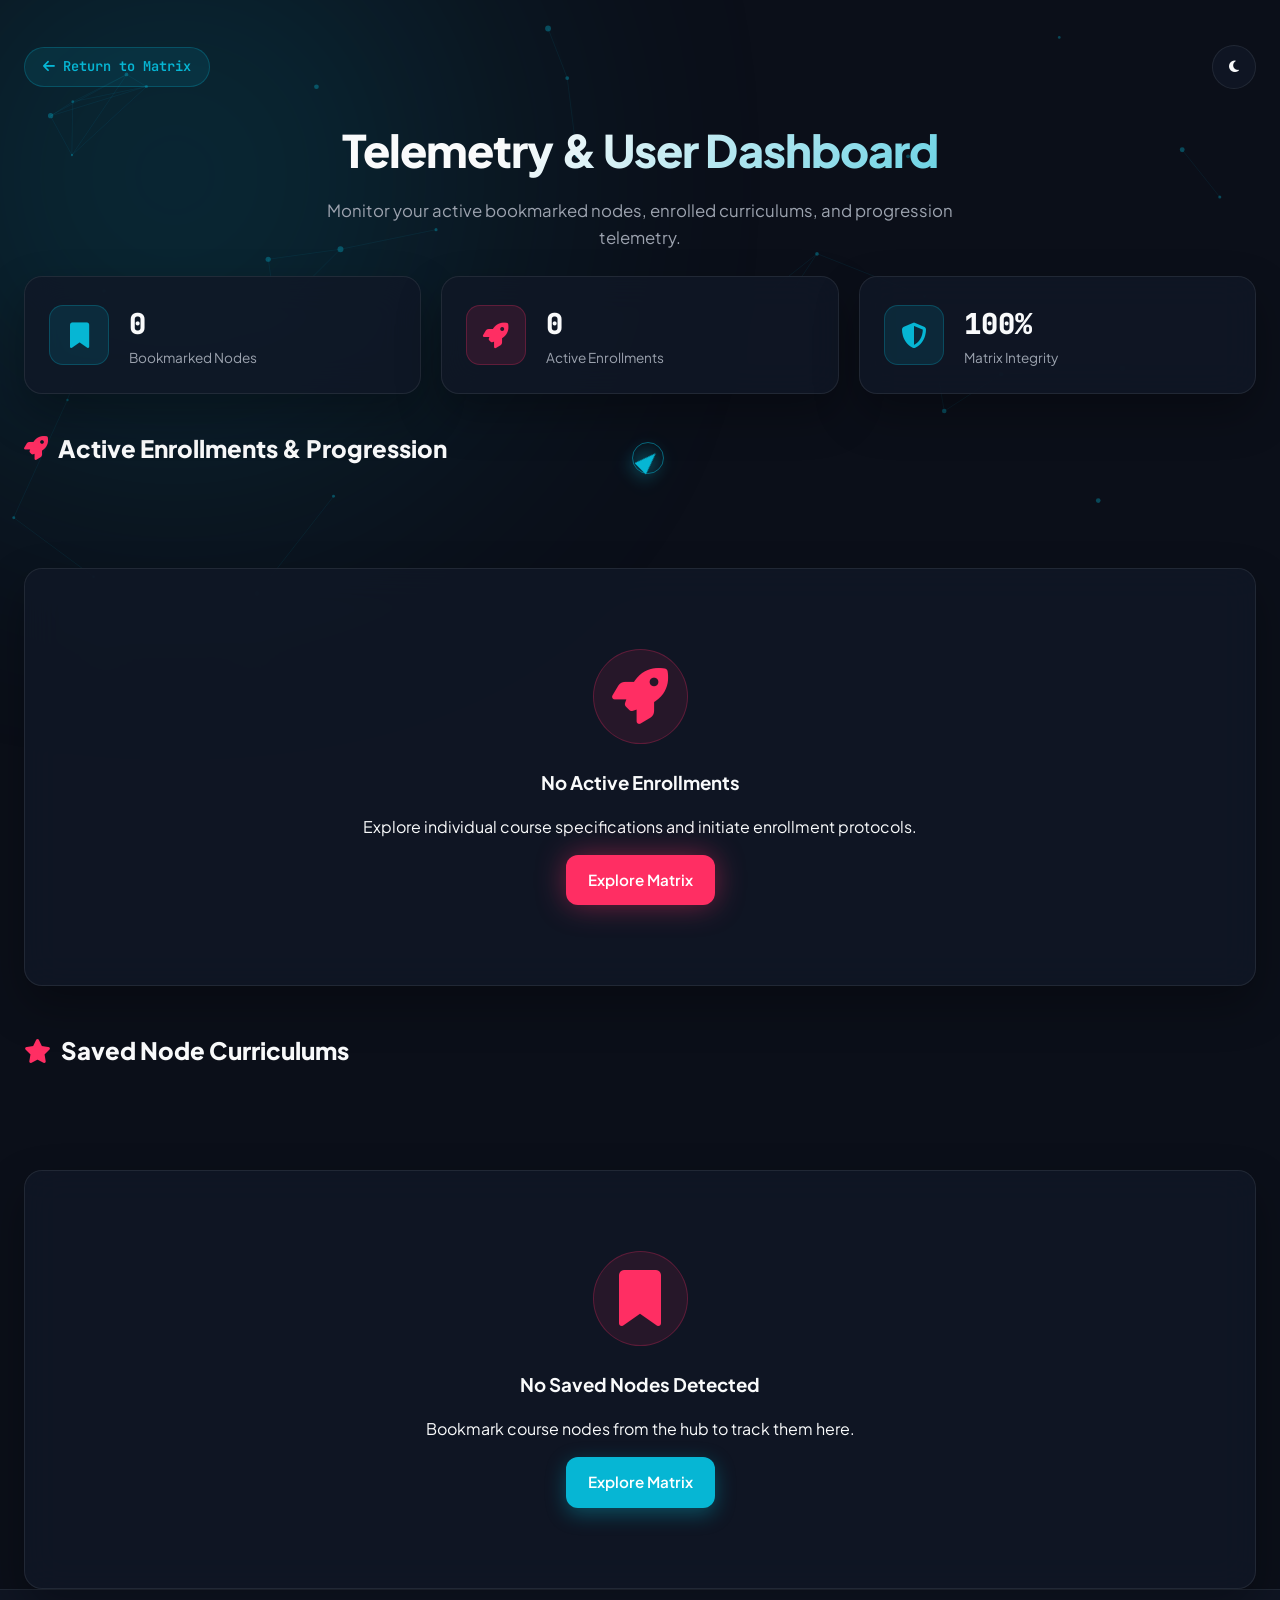
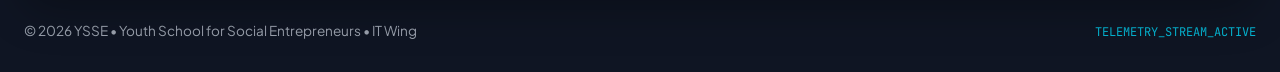
<file: dashboard.html>
<!DOCTYPE html>
<html lang="en" data-theme="dark">
<head>
  <meta charset="UTF-8">
  <meta name="viewport" content="width=device-width, initial-scale=1.0">
  <title>YSSE Neural Portal | Telemetry Dashboard</title>
  <link rel="stylesheet" href="style.css">
  <link rel="preconnect" href="https://fonts.googleapis.com">
  <link rel="preconnect" href="https://fonts.gstatic.com" crossorigin>
  <link href="https://fonts.googleapis.com/css2?family=Plus+Jakarta+Sans:wght@400;500;600;700;800&family=JetBrains+Mono:wght@400;600&display=swap" rel="stylesheet">
  <link rel="stylesheet" href="https://cdnjs.cloudflare.com/ajax/libs/font-awesome/6.4.0/css/all.min.css">
</head>
<body>

  <div class="smooth-cursor" id="smoothCursor">
    <div class="cursor-arrow"></div>
    <div class="cursor-ping"></div>
  </div>

  <canvas id="neuralCanvas" class="neural-canvas"></canvas>
  <div class="glow-sphere glow-1"></div>

  <div class="toast-container" id="toastContainer"></div>

  <header class="main-header">
    <div class="container header-container">
      <div class="header-top-row">
        <a href="index.html" class="brand-badge interactive back-btn">
          <i class="fa-solid fa-arrow-left"></i> Return to Matrix
        </a>
        <div class="header-actions">
          <button id="themeToggleBtn" class="icon-btn interactive"><i class="fa-solid fa-moon" id="themeIcon"></i></button>
        </div>
      </div>
      <div class="hero-text-block">
        <h1>Telemetry & User Dashboard</h1>
        <p>Monitor your active bookmarked nodes, enrolled curriculums, and progression telemetry.</p>
      </div>
    </div>
  </header>

  <main class="container portal-workspace">
    
    <div class="stats-grid">
      <div class="stat-card glass-panel">
        <div class="stat-icon"><i class="fa-solid fa-bookmark"></i></div>
        <div class="stat-info">
          <h3 id="dashFavCount">0</h3>
          <p>Bookmarked Nodes</p>
        </div>
      </div>
      <div class="stat-card glass-panel stat-odd-accent">
        <div class="stat-icon"><i class="fa-solid fa-rocket"></i></div>
        <div class="stat-info">
          <h3 id="dashEnrollCount">0</h3>
          <p>Active Enrollments</p>
        </div>
      </div>
      <div class="stat-card glass-panel">
        <div class="stat-icon"><i class="fa-solid fa-shield-halved"></i></div>
        <div class="stat-info">
          <h3>100%</h3>
          <p>Matrix Integrity</p>
        </div>
      </div>
    </div>

    <!-- Active Enrollments Section with Cancellation -->
    <section class="course-section" style="margin-top: 35px;">
      <h2 class="section-title"><i class="fa-solid fa-rocket"></i> Active Enrollments & Progression</h2>
      <div id="dashEnrollmentsContainer" class="course-grid"></div>
      
      <div id="dashNoEnrollments" class="no-results glass-panel hidden">
        <div class="no-results-icon"><i class="fa-solid fa-rocket"></i></div>
        <h3>No Active Enrollments</h3>
        <p>Explore individual course specifications and initiate enrollment protocols.</p>
        <a href="index.html" class="btn btn-odd-accent interactive">Explore Matrix</a>
      </div>
    </section>

    <!-- Bookmarked Nodes Section -->
    <section class="course-section" style="margin-top: 45px;">
      <h2 class="section-title"><i class="fa-solid fa-star"></i> Saved Node Curriculums</h2>
      <div id="dashBookmarksContainer" class="course-grid"></div>
      
      <div id="dashNoBookmarks" class="no-results glass-panel hidden">
        <div class="no-results-icon"><i class="fa-solid fa-bookmark"></i></div>
        <h3>No Saved Nodes Detected</h3>
        <p>Bookmark course nodes from the hub to track them here.</p>
        <a href="index.html" class="btn btn-primary interactive">Explore Matrix</a>
      </div>
    </section>
  </main>

  <footer class="main-footer">
    <div class="container footer-content">
      <p>&copy; 2026 YSSE &bull; Youth School for Social Entrepreneurs &bull; IT Wing</p>
      <div class="footer-meta"><span class="code-font">TELEMETRY_STREAM_ACTIVE</span></div>
    </div>
  </footer>

  <script src="script.js"></script>
</body>
</html>
</file>
<file: style.css>
* {
  margin: 0;
  padding: 0;
  box-sizing: border-box;
}

:root[data-theme="dark"] {
  --bg-dark: #0b0f19;
  --bg-card: rgba(17, 24, 39, 0.82);
  --bg-card-hover: rgba(31, 41, 55, 0.96);
  --cyan-primary: #06b6d4;
  --cyan-hover: #0891b2;
  --text-main: #f9fafb;
  --text-muted: #9ca3af;
  --border-glass: rgba(255, 255, 255, 0.08);
  --border-glass-hover: rgba(6, 182, 212, 0.45);
  --shadow-glow: 0 0 40px rgba(6, 182, 212, 0.22);

  --odd-accent: #ff2e63;
  --odd-accent-hover: #e01e4f;
  --odd-glow: 0 0 30px rgba(255, 46, 99, 0.45);
}

:root[data-theme="light"] {
  --bg-dark: #f3f4f6;
  --bg-card: rgba(255, 255, 255, 0.9);
  --bg-card-hover: rgba(255, 255, 255, 1);
  --cyan-primary: #0891b2;
  --cyan-hover: #0e7490;
  --text-main: #111827;
  --text-muted: #6b7280;
  --border-glass: rgba(0, 0, 0, 0.08);
  --border-glass-hover: rgba(8, 145, 178, 0.35);
  --shadow-glow: 0 10px 30px rgba(0, 0, 0, 0.08);

  --odd-accent: #ff2e63;
  --odd-accent-hover: #e01e4f;
  --odd-glow: 0 0 20px rgba(255, 46, 99, 0.3);
}

body {
  font-family: 'Plus Jakarta Sans', sans-serif;
  background-color: var(--bg-dark);
  color: var(--text-main);
  min-height: 100vh;
  position: relative;
  overflow-x: hidden;
  line-height: 1.6;
  transition: background-color 0.4s ease, color 0.4s ease;
  cursor: none;
}

/* Smooth Lerp Arrow Cursor */
.smooth-cursor {
  position: fixed;
  top: 0; left: 0;
  pointer-events: none;
  z-index: 99999;
  transform: translate(-50%, -50%);
  will-change: transform;
}

.cursor-arrow {
  width: 0; height: 0; 
  border-left: 8px solid transparent;
  border-right: 8px solid transparent;
  border-bottom: 22px solid var(--cyan-primary);
  filter: drop-shadow(0 0 10px var(--cyan-primary));
  transform: rotate(45deg);
  transition: border-bottom-color 0.3s ease, filter 0.3s ease, transform 0.2s ease;
}

.cursor-ping {
  position: absolute;
  top: -8px; left: -8px;
  width: 32px; height: 32px;
  border: 1px solid var(--cyan-primary);
  border-radius: 50%;
  opacity: 0.5;
  animation: cursorPulse 2s infinite linear;
}

@keyframes cursorPulse {
  0% { transform: scale(0.8); opacity: 0.8; }
  100% { transform: scale(1.6); opacity: 0; }
}

body.cursor-hover .cursor-arrow {
  border-bottom-color: var(--odd-accent);
  filter: drop-shadow(0 0 15px var(--odd-accent));
  transform: rotate(45deg) scale(1.25);
}

.neural-canvas {
  position: fixed; top: 0; left: 0; width: 100vw; height: 100vh; z-index: -2; pointer-events: none;
}

.glow-sphere {
  position: absolute; width: 550px; height: 550px; border-radius: 50%; filter: blur(150px); z-index: -1; opacity: 0.2; pointer-events: none;
}
.glow-1 { top: -100px; left: -100px; background: var(--cyan-primary); }
.glow-2 { top: 40%; right: -150px; background: var(--odd-accent); }

.container { max-width: 1280px; margin: 0 auto; padding: 0 24px; }

/* Toast Notifications */
.toast-container {
  position: fixed; bottom: 30px; right: 30px; z-index: 10000; display: flex; flex-direction: column; gap: 12px; pointer-events: none;
}
.toast {
  background: var(--bg-card); backdrop-filter: blur(14px); border: 1px solid var(--odd-accent); color: var(--text-main);
  padding: 14px 22px; border-radius: 12px; box-shadow: var(--odd-glow); font-size: 0.9rem; font-weight: 600;
  display: flex; align-items: center; gap: 12px; animation: toastSlideIn 0.3s cubic-bezier(0.175, 0.885, 0.32, 1.275) forwards; pointer-events: auto;
}
.toast i { color: var(--odd-accent); font-size: 1.2rem; }

@keyframes toastSlideIn { from { opacity: 0; transform: translateX(60px); } to { opacity: 1; transform: translateX(0); } }
@keyframes toastSlideOut { to { opacity: 0; transform: translateX(60px); } }

/* Header Elements */
.main-header { padding: 45px 0 25px 0; text-align: center; }
.header-top-row { display: flex; justify-content: space-between; align-items: center; margin-bottom: 25px; }
.header-actions { display: flex; gap: 12px; align-items: center; }

.brand-badge, .nav-link-btn {
  display: inline-flex; align-items: center; gap: 8px; background: rgba(6, 182, 212, 0.1); color: var(--cyan-primary);
  padding: 8px 18px; border-radius: 30px; font-size: 0.85rem; font-weight: 600; border: 1px solid rgba(6, 182, 212, 0.25);
  text-decoration: none; font-family: 'JetBrains Mono', monospace; transition: all 0.3s ease;
}
.brand-badge:hover, .nav-link-btn:hover { background: rgba(6, 182, 212, 0.2); color: #fff; border-color: var(--cyan-primary); }

.icon-btn {
  background: var(--bg-card); border: 1px solid var(--border-glass); color: var(--text-main); width: 44px; height: 44px;
  border-radius: 50%; display: flex; align-items: center; justify-content: center; cursor: pointer; transition: all 0.3s ease;
}
.icon-btn:hover { border-color: var(--odd-accent); color: var(--odd-accent); transform: rotate(15deg); }

.main-header h1 {
  font-size: 2.8rem; font-weight: 800; letter-spacing: -0.02em; margin-bottom: 12px;
  background: linear-gradient(135deg, var(--text-main) 40%, var(--cyan-primary) 100%);
  -webkit-background-clip: text; -webkit-text-fill-color: transparent;
}
.main-header p { color: var(--text-muted); font-size: 1.05rem; max-width: 650px; margin: 0 auto; }

/* Glass Panels */
.glass-panel {
  background: var(--bg-card); backdrop-filter: blur(18px); -webkit-backdrop-filter: blur(18px);
  border: 1px solid var(--border-glass); border-radius: 18px; box-shadow: 0 20px 45px rgba(0, 0, 0, 0.3); transition: all 0.4s ease;
}

/* Control Hub */
.control-panel { padding: 30px; margin-bottom: 35px; }
.search-row, .filters-row { display: grid; grid-template-columns: 2fr 1fr; gap: 20px; margin-bottom: 20px; }
.filters-row { grid-template-columns: 1fr 1fr auto; align-items: flex-end; }

.control-group { display: flex; flex-direction: column; gap: 8px; }
.control-group label { font-size: 0.85rem; font-weight: 600; color: var(--text-muted); display: flex; align-items: center; gap: 6px; }
.control-group label i { color: var(--cyan-primary); }

.input-wrapper { position: relative; display: flex; align-items: center; }
.control-group input, .control-group select {
  width: 100%; background: var(--bg-dark); border: 1px solid var(--border-glass); color: var(--text-main);
  padding: 13px 18px; border-radius: 12px; font-family: inherit; font-size: 0.95rem; outline: none; transition: all 0.3s ease;
}
.control-group input:focus, .control-group select:focus {
  border-color: var(--cyan-primary); box-shadow: 0 0 0 3px rgba(6, 182, 212, 0.25);
}
.control-group select option { background-color: var(--bg-dark); color: var(--text-main); }
.clear-input-btn { position: absolute; right: 14px; background: none; border: none; color: var(--text-muted); cursor: pointer; font-size: 1rem; }
.clear-input-btn:hover { color: var(--odd-accent); }

/* Buttons */
.btn {
  padding: 13px 22px; border-radius: 12px; font-family: inherit; font-weight: 600; font-size: 0.95rem;
  cursor: pointer; display: inline-flex; align-items: center; justify-content: center; gap: 8px; border: none;
  transition: all 0.3s cubic-bezier(0.4, 0, 0.2, 1); white-space: nowrap; text-decoration: none;
}
.btn-primary { background: var(--cyan-primary); color: white; box-shadow: 0 6px 20px rgba(6, 182, 212, 0.35); }
.btn-primary:hover { background: var(--cyan-hover); transform: translateY(-3px); }

.btn-odd-accent { background: var(--odd-accent); color: white; box-shadow: var(--odd-glow); }
.btn-odd-accent:hover { background: var(--odd-accent-hover); transform: translateY(-3px); }

.btn-danger { background: rgba(255, 46, 99, 0.12); color: var(--odd-accent); border: 1px solid rgba(255, 46, 99, 0.3); }
.btn-danger:hover { background: rgba(255, 46, 99, 0.25); transform: translateY(-2px); }

.btn-secondary { background: rgba(255, 255, 255, 0.05); color: var(--text-main); border: 1px solid var(--border-glass); }
.btn-secondary:hover, .btn-secondary.active { background: rgba(6, 182, 212, 0.15); border-color: var(--cyan-primary); color: var(--cyan-primary); }

.action-buttons { flex-direction: row; }

/* Meta Bar & Viewers */
.meta-bar {
  display: flex; justify-content: space-between; align-items: center;
  padding-top: 18px; border-top: 1px solid var(--border-glass); font-size: 0.9rem; color: var(--text-muted);
}
.highlight-num { color: var(--odd-accent); font-weight: 700; font-family: 'JetBrains Mono', monospace; }
.view-switchers { display: flex; gap: 8px; }
.view-btn {
  background: var(--bg-dark); border: 1px solid var(--border-glass); color: var(--text-muted);
  width: 38px; height: 38px; border-radius: 10px; display: flex; align-items: center; justify-content: center;
  cursor: pointer; transition: all 0.2s ease;
}
.view-btn.active, .view-btn:hover { border-color: var(--cyan-primary); color: var(--cyan-primary); background: rgba(6, 182, 212, 0.12); }

/* Filter Pills */
.active-pills-container { display: flex; flex-wrap: wrap; gap: 8px; margin-top: 14px; }
.filter-pill {
  display: inline-flex; align-items: center; gap: 6px; background: rgba(6, 182, 212, 0.12);
  border: 1px solid rgba(6, 182, 212, 0.3); color: var(--cyan-primary); padding: 5px 14px; border-radius: 20px; font-size: 0.8rem; font-weight: 600;
}
.filter-pill button { background: none; border: none; color: inherit; cursor: pointer; font-size: 0.9rem; }
.filter-pill button:hover { color: var(--odd-accent); }

/* Course Grid */
.course-grid { display: grid; grid-template-columns: repeat(3, 1fr); gap: 30px; margin-bottom: 80px; }
.course-grid.list-view { grid-template-columns: 1fr; }

.course-card {
  background: var(--bg-card); border: 1px solid var(--border-glass); border-radius: 18px; overflow: hidden;
  display: flex; flex-direction: column; transition: all 0.35s cubic-bezier(0.4, 0, 0.2, 1); position: relative;
}
.course-grid.list-view .course-card { flex-direction: row; height: 210px; }
.course-card:hover {
  transform: translateY(-8px); border-color: var(--border-glass-hover); box-shadow: var(--shadow-glow); background: var(--bg-card-hover);
}

.card-img-container { height: 210px; position: relative; overflow: hidden; }
.course-grid.list-view .card-img-container { height: 100%; width: 280px; flex-shrink: 0; }
.card-img-container img { width: 100%; height: 100%; object-fit: cover; transition: transform 0.6s ease; }
.course-card:hover .card-img-container img { transform: scale(1.08); }

.bookmark-btn {
  position: absolute; top: 14px; right: 14px; width: 40px; height: 40px; border-radius: 50%;
  background: rgba(11, 15, 25, 0.8); backdrop-filter: blur(8px); border: 1px solid rgba(255, 255, 255, 0.2);
  color: #fff; display: flex; align-items: center; justify-content: center; cursor: pointer; transition: all 0.2s ease; z-index: 2;
}
.bookmark-btn:hover { background: var(--odd-accent); transform: scale(1.15); border-color: var(--odd-accent); }
.bookmark-btn.bookmarked { background: var(--odd-accent); color: #fff; border-color: var(--odd-accent); }

.card-body { padding: 24px; display: flex; flex-direction: column; flex-grow: 1; justify-content: space-between; }
.card-badges { display: flex; justify-content: space-between; align-items: center; margin-bottom: 12px; }

.badge-category {
  font-size: 0.75rem; font-weight: 700; text-transform: uppercase; letter-spacing: 0.05em;
  color: var(--cyan-primary); background: rgba(6, 182, 212, 0.12); padding: 5px 12px; border-radius: 20px; border: 1px solid rgba(6, 182, 212, 0.25);
}

.badge-level { font-size: 0.75rem; font-weight: 600; padding: 4px 10px; border-radius: 6px; }
.level-Beginner { background: rgba(34, 197, 94, 0.12); color: #4ade80; border: 1px solid rgba(34, 197, 94, 0.25); }
.level-Intermediate { background: rgba(234, 179, 8, 0.12); color: #facc15; border: 1px solid rgba(234, 179, 8, 0.25); }
.level-Advanced { background: rgba(255, 46, 99, 0.15); color: var(--odd-accent); border: 1px solid rgba(255, 46, 99, 0.3); }

.course-title {
  font-size: 1.2rem; font-weight: 700; color: var(--text-main); margin-bottom: 8px; line-height: 1.4;
  cursor: pointer; transition: color 0.2s ease; text-decoration: none; display: block;
}
.course-title:hover { color: var(--cyan-primary); }

.course-desc { font-size: 0.9rem; color: var(--text-muted); margin-bottom: 16px; display: -webkit-box; -webkit-line-clamp: 2; -webkit-box-orient: vertical; overflow: hidden; }

.card-footer {
  border-top: 1px solid var(--border-glass); padding-top: 14px; display: flex; justify-content: space-between; align-items: center; font-size: 0.85rem; color: var(--text-muted);
}
.card-footer span i { color: var(--cyan-primary); margin-right: 4px; }

/* Subpage, Enrollment Modal & Dashboard Specs */
.detail-workspace, .dashboard-workspace { max-width: 900px; margin: 20px auto 60px auto; }
.detail-card { padding: 40px; }
.detail-hero-img { width: 100%; height: 340px; border-radius: 14px; overflow: hidden; margin-bottom: 25px; position: relative; }
.detail-hero-img img { width: 100%; height: 100%; object-fit: cover; }

.modal-backdrop {
  position: fixed; top: 0; left: 0; width: 100vw; height: 100vh;
  background: rgba(3, 7, 18, 0.8); backdrop-filter: blur(12px); z-index: 1000;
  display: flex; align-items: center; justify-content: center; padding: 20px;
  opacity: 0; pointer-events: none; transition: opacity 0.3s ease;
}
.modal-backdrop.active { opacity: 1; pointer-events: auto; }
.modal-content { width: 100%; max-width: 520px; padding: 35px; position: relative; transform: scale(0.95); transition: transform 0.3s ease; }
.modal-backdrop.active .modal-content { transform: scale(1); }

.modal-close-btn {
  position: absolute; top: 18px; right: 18px; width: 36px; height: 36px; border-radius: 50%;
  background: rgba(255, 255, 255, 0.05); border: 1px solid var(--border-glass); color: #fff;
  display: flex; align-items: center; justify-content: center; cursor: pointer; transition: background 0.2s ease;
}
.modal-close-btn:hover { background: var(--odd-accent); }
.modal-header-title { margin-bottom: 20px; }
.modal-header-title h3 { font-size: 1.4rem; font-weight: 800; margin-bottom: 6px; display: flex; align-items: center; gap: 8px; }
.modal-header-title h3 i { color: var(--odd-accent); }
.modal-header-title p { color: var(--text-muted); font-size: 0.9rem; }
.enroll-form { display: flex; flex-direction: column; gap: 16px; }

.modal-curriculum {
  background: var(--bg-dark); padding: 22px; border-radius: 14px; border: 1px solid var(--border-glass); margin-bottom: 26px;
}
.modal-curriculum h4 { font-size: 1rem; margin-bottom: 12px; display: flex; align-items: center; gap: 8px; color: var(--text-main); }
.modal-curriculum ul { list-style: none; display: flex; flex-direction: column; gap: 8px; }
.modal-curriculum li { font-size: 0.9rem; color: var(--text-muted); display: flex; align-items: center; gap: 8px; }
.modal-curriculum li::before { content: "▹"; color: var(--odd-accent); }

.progress-container { margin-top: 12px; margin-bottom: 16px; }
.progress-info { display: flex; justify-content: space-between; font-size: 0.8rem; color: var(--text-muted); margin-bottom: 6px; font-family: 'JetBrains Mono', monospace; }
.progress-bar-bg { width: 100%; height: 8px; background: var(--bg-dark); border-radius: 4px; overflow: hidden; border: 1px solid var(--border-glass); }
.progress-bar-fill { height: 100%; background: linear-gradient(90deg, var(--cyan-primary), var(--odd-accent)); width: 0%; transition: width 0.6s ease; }

.stats-grid { display: grid; grid-template-columns: repeat(3, 1fr); gap: 20px; margin-bottom: 30px; }
.stat-card { padding: 24px; display: flex; align-items: center; gap: 20px; }
.stat-icon {
  width: 60px; height: 60px; border-radius: 14px; background: rgba(6, 182, 212, 0.12);
  color: var(--cyan-primary); font-size: 1.6rem; display: flex; align-items: center; justify-content: center;
  border: 1px solid rgba(6, 182, 212, 0.25);
}
.stat-odd-accent .stat-icon {
  background: rgba(255, 46, 99, 0.12); color: var(--odd-accent); border-color: rgba(255, 46, 99, 0.25);
}
.stat-info h3 { font-size: 1.8rem; font-weight: 800; font-family: 'JetBrains Mono', monospace; }
.stat-info p { color: var(--text-muted); font-size: 0.85rem; }

.section-title { font-size: 1.5rem; font-weight: 800; margin-bottom: 20px; display: flex; align-items: center; gap: 10px; }
.section-title i { color: var(--odd-accent); }

/* States */
.no-results { text-align: center; padding: 80px 20px; display: flex; flex-direction: column; align-items: center; gap: 16px; }
.no-results-icon {
  font-size: 3.5rem; color: var(--odd-accent); background: rgba(255, 46, 99, 0.1);
  width: 95px; height: 95px; border-radius: 50%; display: flex; align-items: center; justify-content: center;
  margin-bottom: 8px; border: 1px solid rgba(255, 46, 99, 0.25);
}
.loading-state { text-align: center; padding: 60px; }
.spinner {
  width: 50px; height: 50px; border: 4px solid var(--border-glass); border-top-color: var(--odd-accent);
  border-radius: 50%; animation: spin 0.8s linear infinite; margin: 0 auto 20px auto;
}
@keyframes spin { to { transform: rotate(360deg); } }

.hidden { display: none !important; }

/* Footer */
.main-footer { background: var(--bg-card); border-top: 1px solid var(--border-glass); padding: 30px 0; text-align: center; color: var(--text-muted); font-size: 0.85rem; }
.footer-content { display: flex; justify-content: space-between; align-items: center; }
.code-font { font-family: 'JetBrains Mono', monospace; font-size: 0.75rem; color: var(--cyan-primary); }

/* Responsive Media Rules */
@media (max-width: 1024px) {
  .course-grid { grid-template-columns: repeat(2, 1fr); }
  .stats-grid { grid-template-columns: 1fr; }
  .course-grid.list-view .course-card { height: auto; flex-direction: column; }
  .course-grid.list-view .card-img-container { width: 100%; height: 200px; }
}

@media (max-width: 768px) {
  .search-row, .filters-row { grid-template-columns: 1fr; }
  .course-grid { grid-template-columns: 1fr; }
  .main-header h1 { font-size: 2.2rem; }
  .footer-content { flex-direction: column; gap: 10px; }
}
</file>
